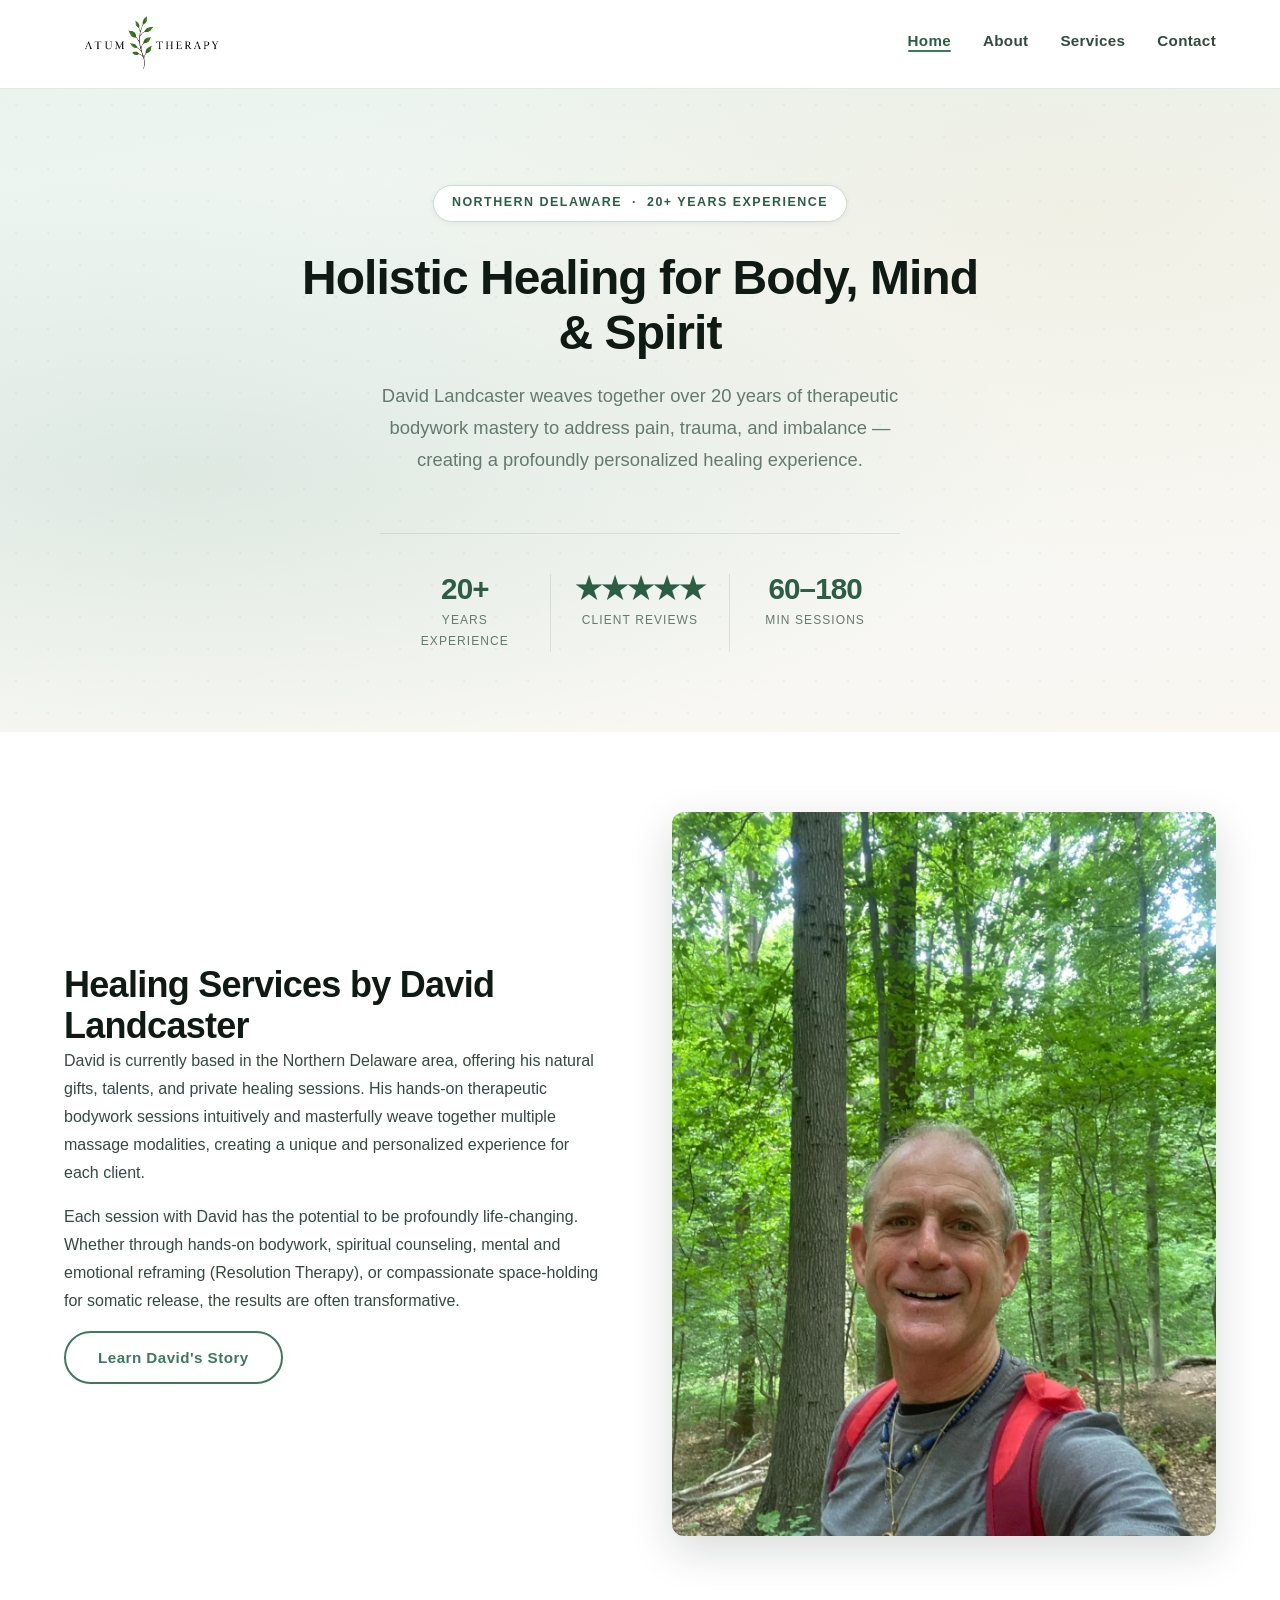
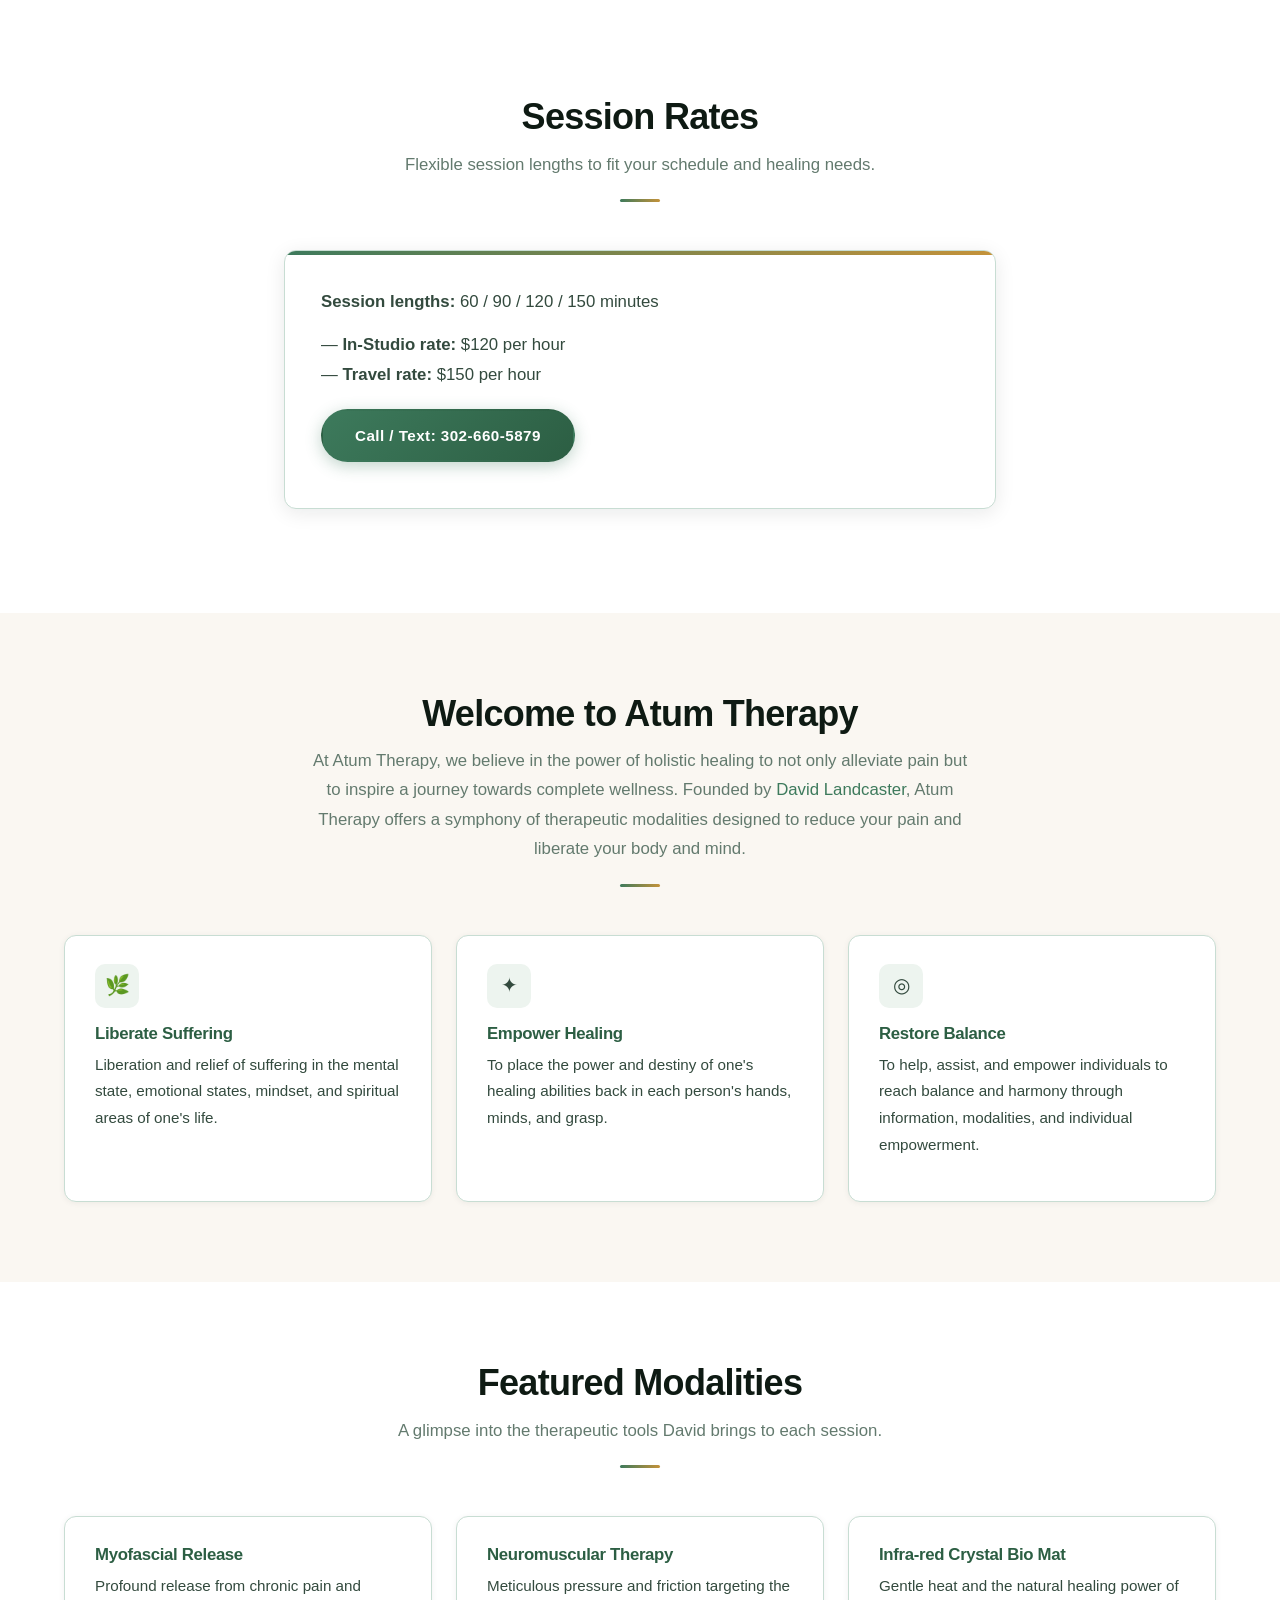
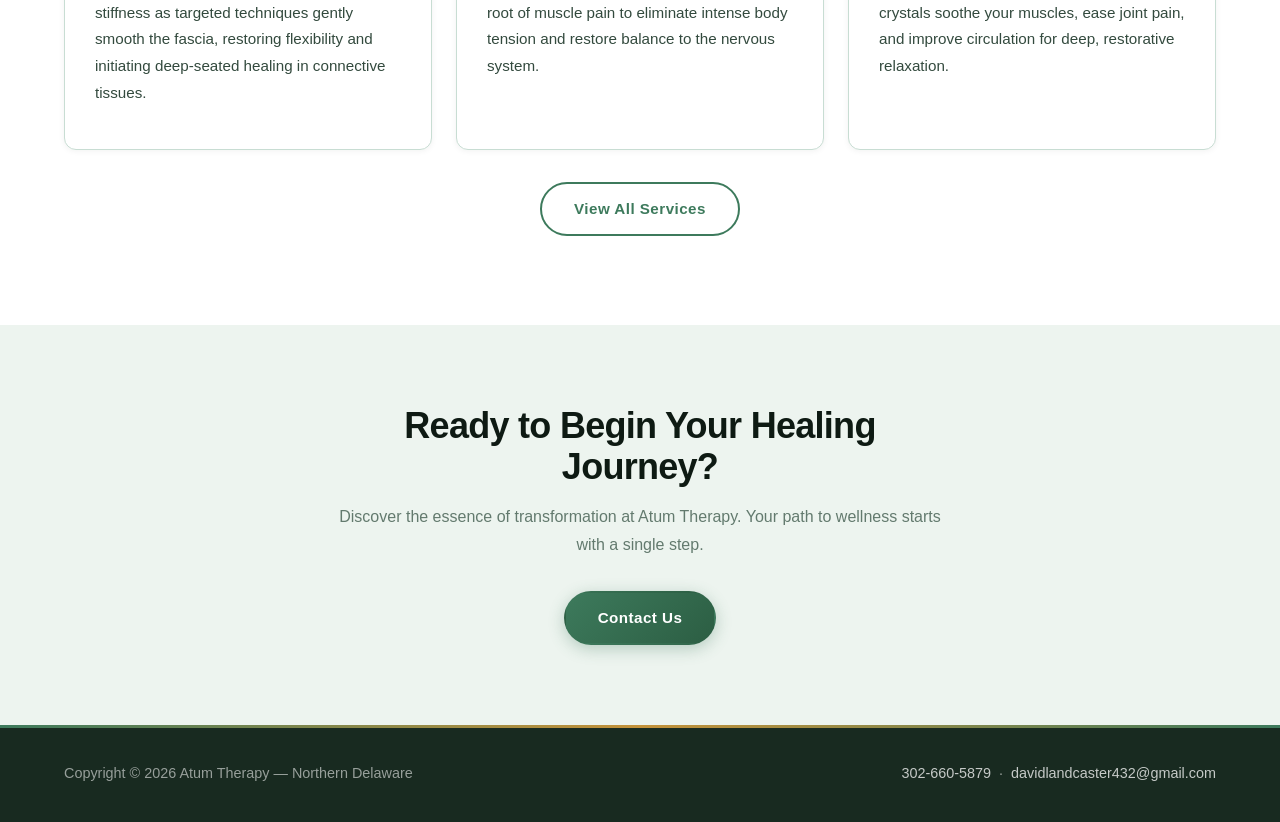
<file: index.html>
<!doctype html>
<html lang="en">
  <head>
    <meta charset="UTF-8" />
    <meta name="viewport" content="width=device-width, initial-scale=1.0" />
    <title>
      Massage Therapy & Holistic Healing in Northern Delaware | Atum Therapy
    </title>
    <meta
      name="description"
      content="Atum Therapy offers holistic healing sessions by David Landcaster in Northern Delaware. Specializing in massage, acupressure, myofascial release, and more."
    />
    <link rel="stylesheet" href="styles.css?v=2" />
  </head>
  <body>
    <!-- ===== HEADER ===== -->
    <header class="site-header">
      <div class="container">
        <div class="header-inner">
          <a href="index.html" class="logo">
            <img src="images/Atumlogo-v2.png" alt="Atum Therapy" />
          </a>
          <button
            class="menu-toggle"
            aria-label="Toggle menu"
            aria-expanded="false"
          >
            <span></span><span></span><span></span>
          </button>
          <ul class="nav-links">
            <li><a href="index.html" class="active">Home</a></li>
            <li><a href="about.html">About</a></li>
            <li><a href="services.html">Services</a></li>
            <li><a href="contact.html">Contact</a></li>
          </ul>
        </div>
      </div>
    </header>

    <!-- ===== HERO ===== -->
    <section class="hero">
      <div class="container">
        <div class="hero-badge">
          Northern Delaware &nbsp;·&nbsp; 20+ Years Experience
        </div>
        <h1>Holistic Healing for Body, Mind &amp; Spirit</h1>
        <p>
          David Landcaster weaves together over 20 years of therapeutic bodywork
          mastery to address pain, trauma, and imbalance — creating a profoundly
          personalized healing experience.
        </p>
        <div class="hero-stats">
          <div class="hero-stat">
            <strong>20+</strong>
            <span>Years Experience</span>
          </div>
          <div class="hero-stat">
            <strong>★★★★★</strong>
            <span>Client Reviews</span>
          </div>
          <div class="hero-stat">
            <strong>60–180</strong>
            <span>Min Sessions</span>
          </div>
        </div>
      </div>
    </section>

    <!-- ===== ABOUT DAVID ===== -->
    <section>
      <div class="container">
        <div class="two-col">
          <div>
            <h2>Healing Services by David Landcaster</h2>
            <p>
              David is currently based in the Northern Delaware area, offering
              his natural gifts, talents, and private healing sessions. His
              hands-on therapeutic bodywork sessions intuitively and masterfully
              weave together multiple massage modalities, creating a unique and
              personalized experience for each client.
            </p>
            <p>
              Each session with David has the potential to be profoundly
              life-changing. Whether through hands-on bodywork, spiritual
              counseling, mental and emotional reframing (Resolution Therapy),
              or compassionate space-holding for somatic release, the results
              are often transformative.
            </p>
            <div
              class="btn-group"
              style="justify-content: flex-start; margin-top: 0.5rem"
            >
              <a href="about.html" class="btn btn-outline"
                >Learn David's Story</a
              >
            </div>
          </div>
          <div>
            <img
              src="images/davidforest.webp"
              alt="David Landcaster — Atum Therapy"
            />
          </div>
        </div>
      </div>
    </section>

    <!-- ===== SESSION RATES ===== -->
    <section>
      <div class="container" style="max-width: 760px">
        <div class="section-header">
          <h2>Session Rates</h2>
          <p>
            Flexible session lengths to fit your schedule and healing needs.
          </p>
        </div>
        <div class="pricing-box">
          <p><strong>Session lengths:</strong> 60 / 90 / 120 / 150 minutes</p>
          <p style="margin-top: 0.85rem">
            &mdash; <strong>In-Studio rate:</strong> $120 per hour<br />
            &mdash; <strong>Travel rate:</strong> $150 per hour
          </p>
          <p style="margin-top: 1.25rem">
            <a href="tel:3026605879" class="btn btn-primary"
              >Call / Text: 302-660-5879</a
            >
          </p>
        </div>
      </div>
    </section>

    <!-- ===== MISSION ===== -->
    <section class="section-alt">
      <div class="container">
        <div class="section-header">
          <h2>Welcome to Atum Therapy</h2>
          <p>
            At Atum Therapy, we believe in the power of holistic healing to not
            only alleviate pain but to inspire a journey towards complete
            wellness. Founded by <a href="about.html">David Landcaster</a>, Atum
            Therapy offers a symphony of therapeutic modalities designed to
            reduce your pain and liberate your body and mind.
          </p>
        </div>
        <div class="cards-grid">
          <div class="card">
            <div class="card-icon">🌿</div>
            <h3>Liberate Suffering</h3>
            <p>
              Liberation and relief of suffering in the mental state, emotional
              states, mindset, and spiritual areas of one's life.
            </p>
          </div>
          <div class="card">
            <div class="card-icon">✦</div>
            <h3>Empower Healing</h3>
            <p>
              To place the power and destiny of one's healing abilities back in
              each person's hands, minds, and grasp.
            </p>
          </div>
          <div class="card">
            <div class="card-icon">◎</div>
            <h3>Restore Balance</h3>
            <p>
              To help, assist, and empower individuals to reach balance and
              harmony through information, modalities, and individual
              empowerment.
            </p>
          </div>
        </div>
      </div>
    </section>

    <!-- ===== FEATURED SERVICES ===== -->
    <section>
      <div class="container">
        <div class="section-header">
          <h2>Featured Modalities</h2>
          <p>
            A glimpse into the therapeutic tools David brings to each session.
          </p>
        </div>
        <div class="cards-grid">
          <div class="card">
            <h3>Myofascial Release</h3>
            <p>
              Profound release from chronic pain and stiffness as targeted
              techniques gently smooth the fascia, restoring flexibility and
              initiating deep-seated healing in connective tissues.
            </p>
          </div>
          <div class="card">
            <h3>Neuromuscular Therapy</h3>
            <p>
              Meticulous pressure and friction targeting the root of muscle pain
              to eliminate intense body tension and restore balance to the
              nervous system.
            </p>
          </div>
          <div class="card">
            <h3>Infra-red Crystal Bio Mat</h3>
            <p>
              Gentle heat and the natural healing power of crystals soothe your
              muscles, ease joint pain, and improve circulation for deep,
              restorative relaxation.
            </p>
          </div>
        </div>
        <div class="text-center mt-2">
          <a href="services.html" class="btn btn-outline">View All Services</a>
        </div>
      </div>
    </section>

    <!-- ===== CTA ===== -->
    <section class="section-sage">
      <div class="container text-center" style="max-width: 680px">
        <h2>Ready to Begin Your Healing Journey?</h2>
        <p style="margin-top: 1rem; color: var(--color-muted)">
          Discover the essence of transformation at Atum Therapy. Your path to
          wellness starts with a single step.
        </p>
        <div class="btn-group mt-2">
          <a href="contact.html" class="btn btn-primary">Contact Us</a>
        </div>
      </div>
    </section>

    <!-- ===== FOOTER ===== -->
    <footer class="site-footer">
      <div class="container">
        <div class="footer-inner">
          <p>Copyright &copy; 2026 Atum Therapy — Northern Delaware</p>
          <p>
            <a href="tel:3026605879">302-660-5879</a>
            &nbsp;&middot;&nbsp;
            <a href="mailto:davidlandcaster432@gmail.com"
              >davidlandcaster432@gmail.com</a
            >
          </p>
        </div>
      </div>
    </footer>

    <!-- Sticky mobile CTA -->
    <a href="contact.html" class="sticky-cta">Contact Us</a>

    <script>
      const toggle = document.querySelector(".menu-toggle");
      const navLinks = document.querySelector(".nav-links");
      toggle.addEventListener("click", () => {
        const open = navLinks.classList.toggle("open");
        toggle.setAttribute("aria-expanded", open);
      });
    </script>
  </body>
</html>
</file>
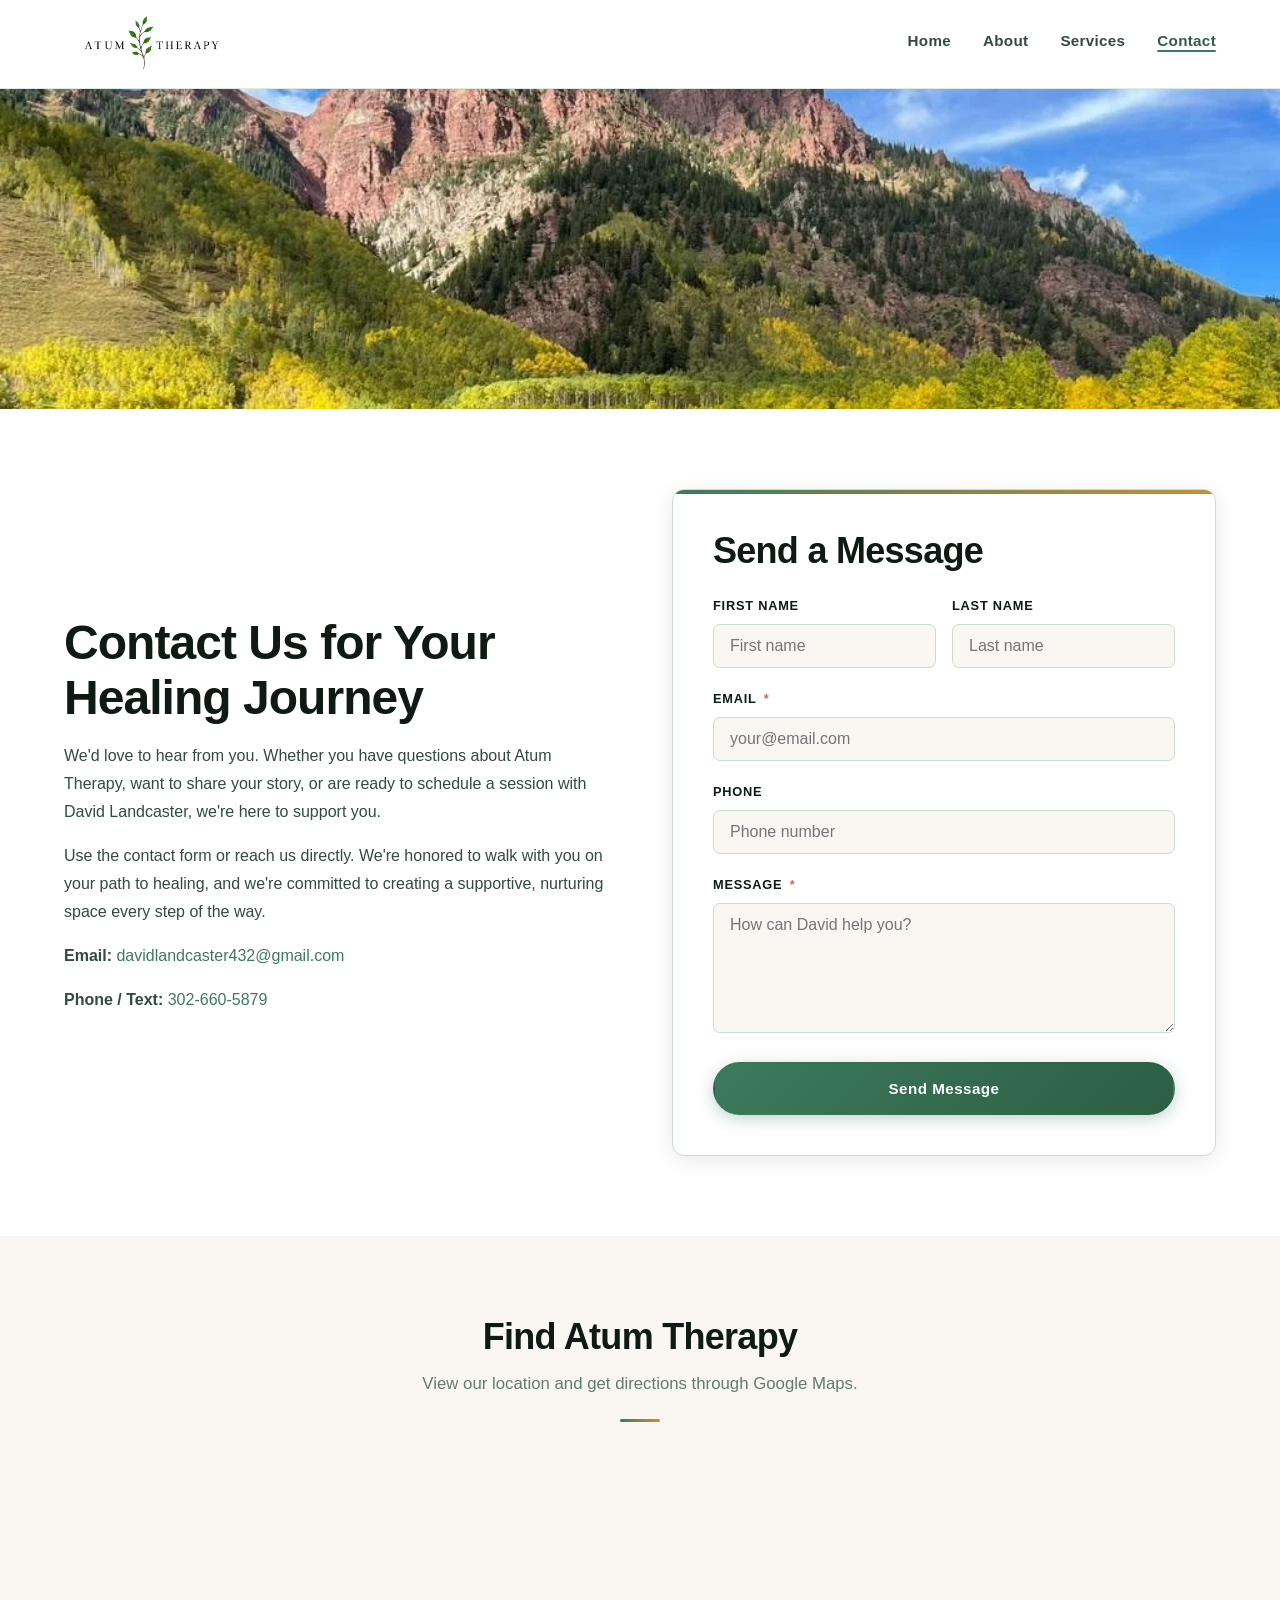
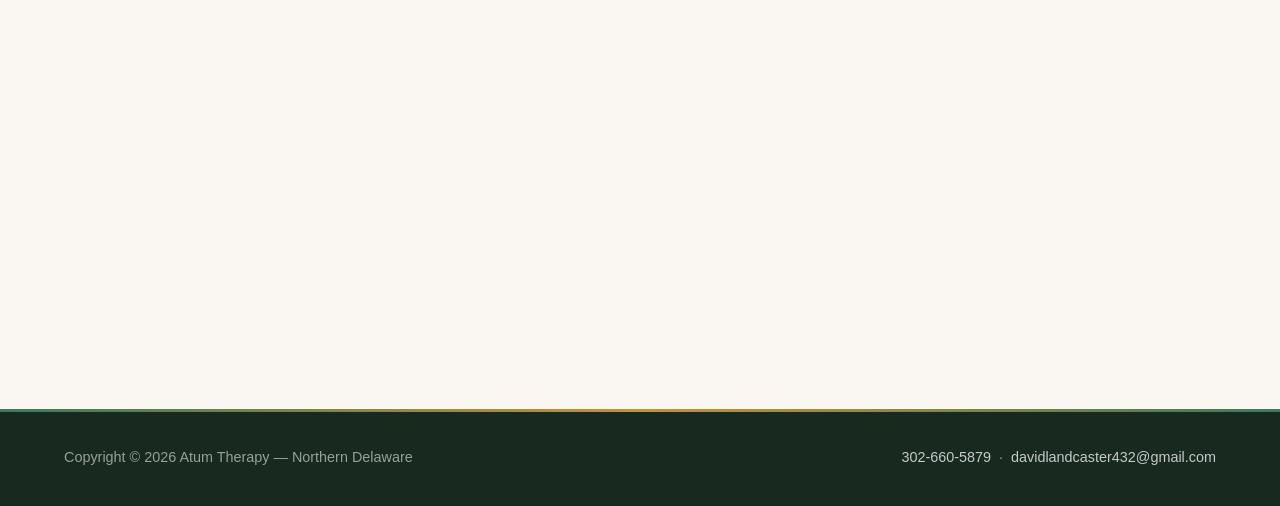
<file: contact.html>
<!doctype html>
<html lang="en">
  <head>
    <meta charset="UTF-8" />
    <meta name="viewport" content="width=device-width, initial-scale=1.0" />
    <title>Contact — Atum Therapy</title>
    <meta
      name="description"
      content="Get in touch with Atum Therapy. Schedule a session with David Landcaster or ask us anything about Atum THERAPY."
    />
    <link rel="stylesheet" href="styles.css?v=2" />
  </head>
  <body>
    <!-- ===== HEADER ===== -->
    <header class="site-header">
      <div class="container">
        <div class="header-inner">
          <a href="index.html" class="logo">
            <img src="images/Atumlogo-v2.png" alt="Atum Therapy" />
          </a>
          <button
            class="menu-toggle"
            aria-label="Toggle menu"
            aria-expanded="false"
          >
            <span></span><span></span><span></span>
          </button>
          <ul class="nav-links">
            <li><a href="index.html">Home</a></li>
            <li><a href="about.html">About</a></li>
            <li><a href="services.html">Services</a></li>
            <li><a href="contact.html" class="active">Contact</a></li>
          </ul>
        </div>
      </div>
    </header>

    <!-- ===== BANNER ===== -->
    <img
      class="page-banner"
      src="images/mountains.webp"
      alt="Mountain landscape banner"
    />

    <!-- ===== CONTACT SECTION ===== -->
    <section>
      <div class="container">
        <div class="two-col">
          <!-- Left: Info -->
          <div>
            <h1>Contact Us for Your Healing Journey</h1>
            <p style="margin-top: 1rem">
              We'd love to hear from you. Whether you have questions about Atum
              Therapy, want to share your story, or are ready to schedule a
              session with David Landcaster, we're here to support you.
            </p>
            <p>
              Use the contact form or reach us directly. We're honored to walk
              with you on your path to healing, and we're committed to creating
              a supportive, nurturing space every step of the way.
            </p>
            <p>
              <strong>Email:</strong>
              <a href="mailto:davidlandcaster432@gmail.com"
                >davidlandcaster432@gmail.com</a
              >
            </p>
            <p>
              <strong>Phone / Text:</strong>
              <a href="tel:3026605879">302-660-5879</a>
            </p>
          </div>

          <!-- Right: Form -->
          <div>
            <div class="contact-form">
              <h2 style="margin-bottom: 1.5rem">Send a Message</h2>
              <form
                id="contactForm"
                name="contact"
                method="POST"
                data-netlify="true"
                data-netlify-honeypot="bot-field"
                novalidate
              >
                <input type="hidden" name="form-name" value="contact" />
                <p style="position: absolute; left: -9999px" aria-hidden="true">
                  <label>
                    Don't fill this out if you're human:
                    <input name="bot-field" tabindex="-1" autocomplete="off" />
                  </label>
                </p>
                <div class="form-row">
                  <div class="form-group">
                    <label for="firstName">First Name</label>
                    <input
                      type="text"
                      id="firstName"
                      name="first_name"
                      placeholder="First name"
                    />
                  </div>
                  <div class="form-group">
                    <label for="lastName">Last Name</label>
                    <input
                      type="text"
                      id="lastName"
                      name="last_name"
                      placeholder="Last name"
                    />
                  </div>
                </div>

                <div class="form-group">
                  <label for="email"
                    >Email
                    <span class="required-star" aria-hidden="true"
                      >*</span
                    ></label
                  >
                  <input
                    type="email"
                    id="email"
                    name="email"
                    placeholder="your@email.com"
                    required
                  />
                </div>

                <div class="form-group">
                  <label for="phone">Phone</label>
                  <input
                    type="tel"
                    id="phone"
                    name="phone"
                    placeholder="Phone number"
                  />
                </div>

                <div class="form-group">
                  <label for="message"
                    >Message
                    <span class="required-star" aria-hidden="true"
                      >*</span
                    ></label
                  >
                  <textarea
                    id="message"
                    name="message"
                    placeholder="How can David help you?"
                    rows="5"
                    required
                  ></textarea>
                </div>

                <button
                  type="submit"
                  class="btn btn-primary"
                  style="width: 100%"
                >
                  Send Message
                </button>

                <p
                  id="formError"
                  style="
                    display: none;
                    margin-top: 1rem;
                    color: #b04030;
                    font-weight: 500;
                    background: #fff5f3;
                    padding: 0.75rem 1rem;
                    border-radius: var(--radius-sm);
                    border: 1px solid #f0c0b0;
                  "
                >
                  Please fill in all required fields.
                </p>
              </form>
            </div>
          </div>
        </div>
      </div>
    </section>

    <!-- ===== LOCATION ===== -->
    <section class="section-alt">
      <div class="container" style="max-width: 900px">
        <div class="section-header">
          <h2>Find Atum Therapy</h2>
          <p>View our location and get directions through Google Maps.</p>
        </div>

        <iframe
          src="https://www.google.com/maps/embed?pb=!1m18!1m12!1m3!1d6134.586172573523!2d-75.5942621!3d39.75552750000001!2m3!1f0!2f0!3f0!3m2!1i1024!2i768!4f13.1!3m3!1m2!1s0x89c6fd99e9d4fa25%3A0xd9b01efe6782aa7b!2sAtum%20Massage%20Therapy!5e0!3m2!1sen!2sus!4v1779999612075!5m2!1sen!2sus"
          width="100%"
          height="450"
          style="border: 0; border-radius: 16px"
          allowfullscreen=""
          loading="lazy"
          referrerpolicy="no-referrer-when-downgrade"
        >
        </iframe>
      </div>
    </section>

    <!-- ===== FOOTER ===== -->
    <footer class="site-footer">
      <div class="container">
        <div class="footer-inner">
          <p>Copyright &copy; 2026 Atum Therapy — Northern Delaware</p>
          <p>
            <a href="tel:3026605879">302-660-5879</a>
            &nbsp;&middot;&nbsp;
            <a href="mailto:davidlandcaster432@gmail.com"
              >davidlandcaster432@gmail.com</a
            >
          </p>
        </div>
      </div>
    </footer>

    <!-- ===== THANK YOU MODAL ===== -->
    <div
      class="modal-overlay"
      id="thankYouModal"
      role="dialog"
      aria-modal="true"
      aria-labelledby="thankYouTitle"
    >
      <div class="modal-box">
        <button class="modal-close" id="modalClose" aria-label="Close">
          &times;
        </button>
        <div class="modal-icon">🌿</div>
        <h3 id="thankYouTitle">Request Received</h3>
        <p>
          Thank you for reaching out. Your message has been received, and
          we'll be in touch soon to support your healing journey.
        </p>
        <button class="btn btn-primary" id="modalOkBtn">Close</button>
      </div>
    </div>

    <script>
      const toggle = document.querySelector(".menu-toggle");
      const navLinks = document.querySelector(".nav-links");
      toggle.addEventListener("click", () => {
        const open = navLinks.classList.toggle("open");
        toggle.setAttribute("aria-expanded", open);
      });

      const thankYouModal = document.getElementById("thankYouModal");
      const closeThankYouModal = () =>
        thankYouModal.classList.remove("open");
      document
        .getElementById("modalClose")
        .addEventListener("click", closeThankYouModal);
      document
        .getElementById("modalOkBtn")
        .addEventListener("click", closeThankYouModal);
      thankYouModal.addEventListener("click", (e) => {
        if (e.target === thankYouModal) closeThankYouModal();
      });
      document.addEventListener("keydown", (e) => {
        if (e.key === "Escape") closeThankYouModal();
      });

      document
        .getElementById("contactForm")
        .addEventListener("submit", function (e) {
          e.preventDefault();
          const form = this;
          const email = document.getElementById("email").value.trim();
          const message = document.getElementById("message").value.trim();
          const error = document.getElementById("formError");
          error.style.display = "none";
          if (!email || !message) {
            error.textContent = "Please fill in all required fields.";
            error.style.display = "block";
            return;
          }

          fetch("/", {
            method: "POST",
            headers: { "Content-Type": "application/x-www-form-urlencoded" },
            body: new URLSearchParams(new FormData(form)).toString(),
          })
            .then(() => {
              form.reset();
              thankYouModal.classList.add("open");
            })
            .catch(() => {
              error.textContent =
                "Something went wrong sending your message. Please call or text us directly.";
              error.style.display = "block";
            });
        });
    </script>
  </body>
</html>
</file>
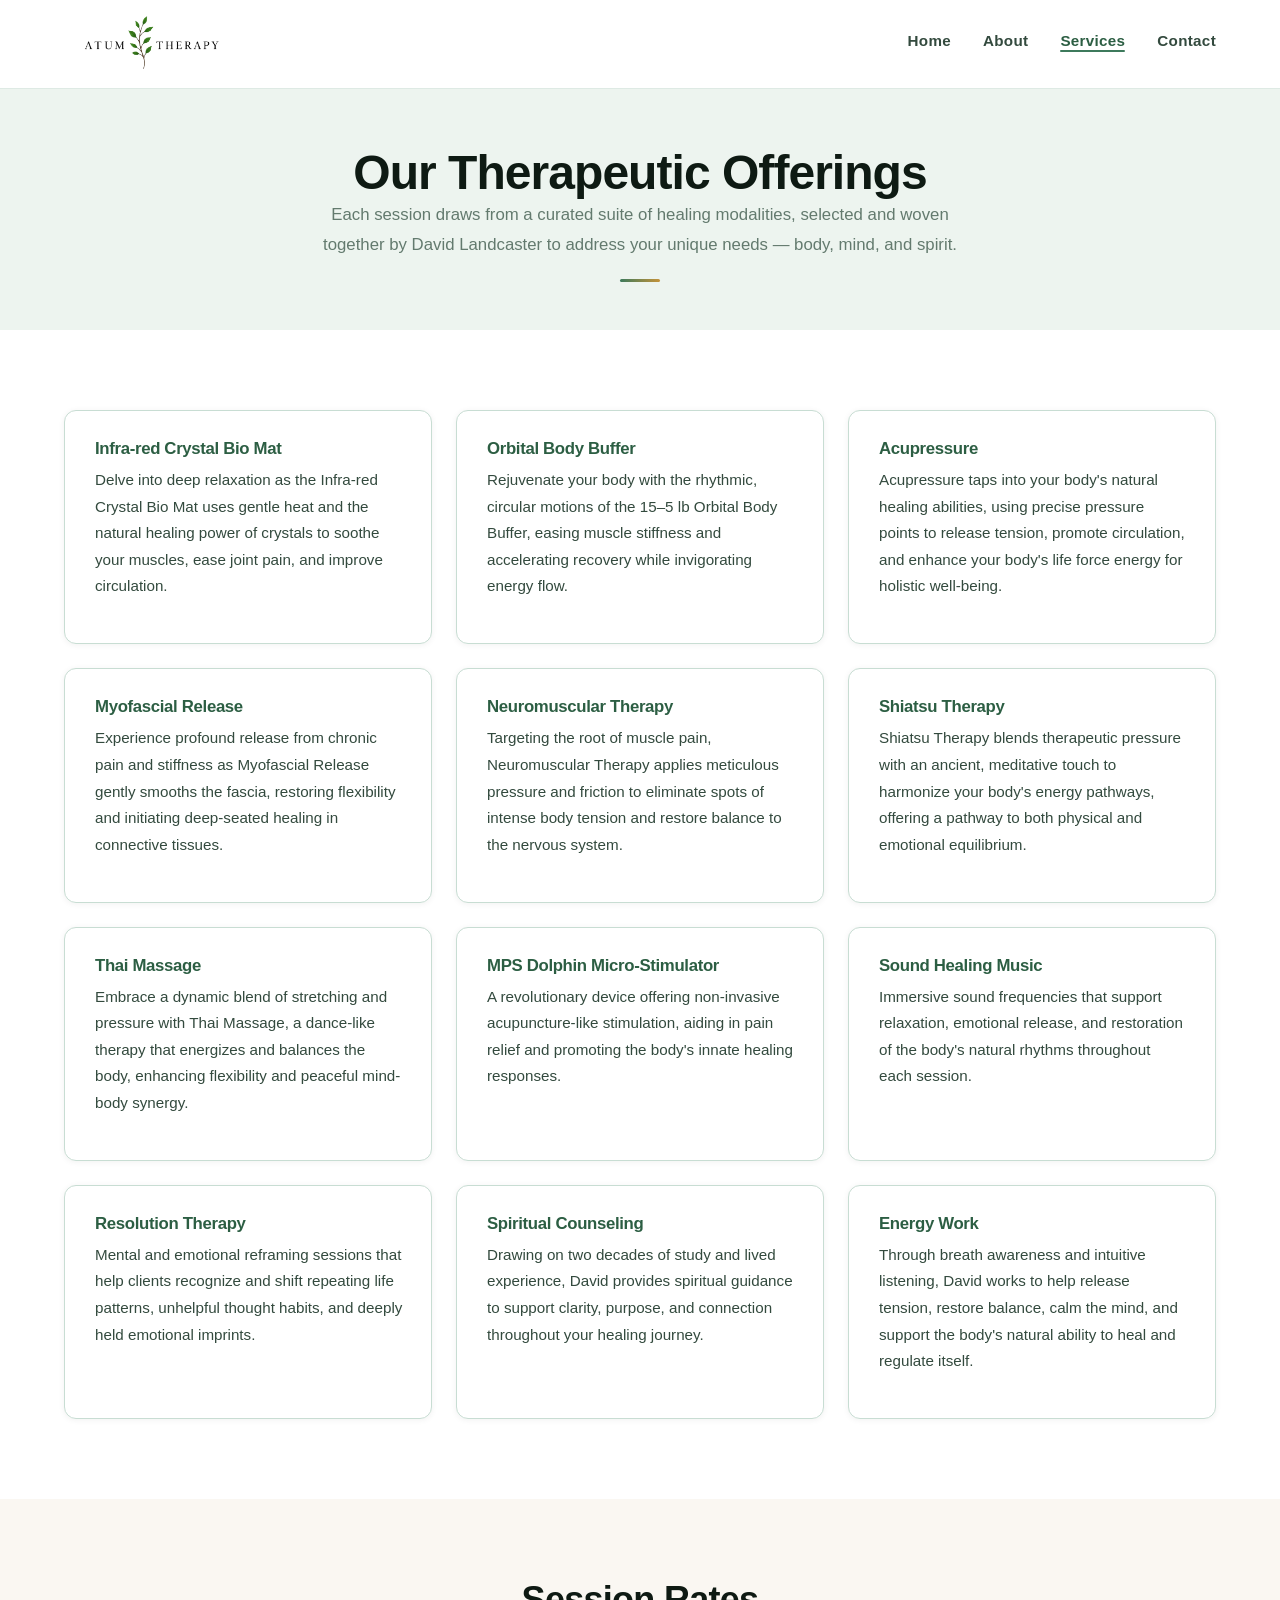
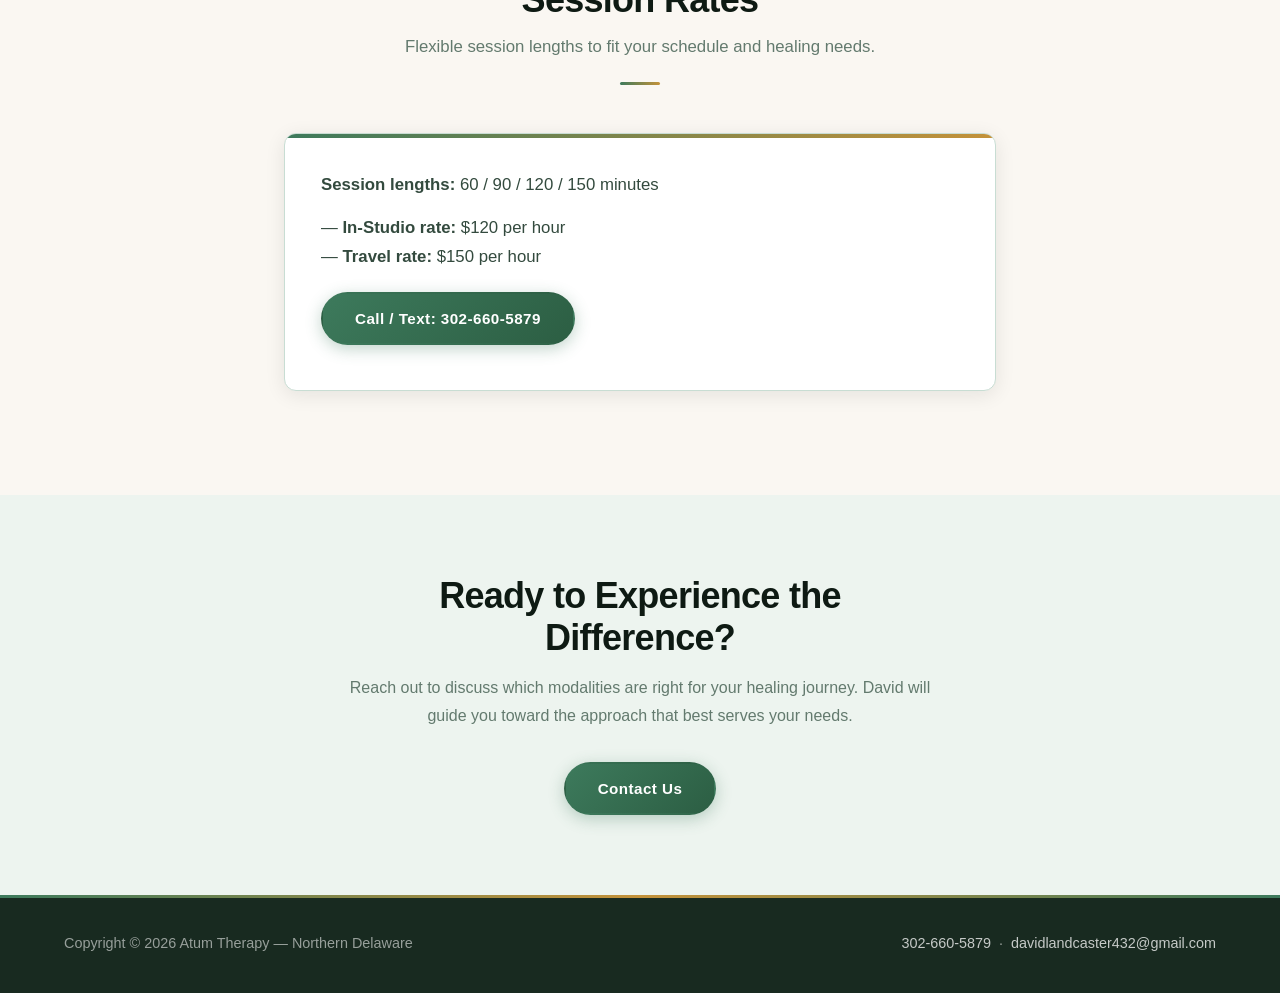
<file: services.html>
<!doctype html>
<html lang="en">
  <head>
    <meta charset="UTF-8" />
    <meta name="viewport" content="width=device-width, initial-scale=1.0" />
    <title>Services — Atum Therapy</title>
    <meta
      name="description"
      content="Explore the full suite of therapeutic healing modalities offered by David Landcaster at Atum Therapy — from myofascial release and acupuncture to sound healing and somatic release."
    />
    <link rel="stylesheet" href="styles.css?v=2" />
  </head>
  <body>
    <!-- ===== HEADER ===== -->
    <header class="site-header">
      <div class="container">
        <div class="header-inner">
          <a href="index.html" class="logo">
            <img src="images/Atumlogo-v2.png" alt="Atum Therapy" />
          </a>
          <button
            class="menu-toggle"
            aria-label="Toggle menu"
            aria-expanded="false"
          >
            <span></span><span></span><span></span>
          </button>
          <ul class="nav-links">
            <li><a href="index.html">Home</a></li>
            <li><a href="about.html">About</a></li>
            <li><a href="services.html" class="active">Services</a></li>
            <li><a href="contact.html">Contact</a></li>
          </ul>
        </div>
      </div>
    </header>

    <!-- ===== PAGE HEADER ===== -->
    <section class="section-sage" style="padding: 3.5rem 0 3rem">
      <div class="container">
        <div class="section-header" style="margin-bottom: 0">
          <h1>Our Therapeutic Offerings</h1>
          <p>
            Each session draws from a curated suite of healing modalities,
            selected and woven together by David Landcaster to address your
            unique needs — body, mind, and spirit.
          </p>
        </div>
      </div>
    </section>

    <!-- ===== ALL SERVICES ===== -->
    <section>
      <div class="container">
        <div class="cards-grid">
          <div class="card">
            <h3>Infra-red Crystal Bio Mat</h3>
            <p>
              Delve into deep relaxation as the Infra-red Crystal Bio Mat uses
              gentle heat and the natural healing power of crystals to soothe
              your muscles, ease joint pain, and improve circulation.
            </p>
          </div>
          <div class="card">
            <h3>Orbital Body Buffer</h3>
            <p>
              Rejuvenate your body with the rhythmic, circular motions of the
              15–5 lb Orbital Body Buffer, easing muscle stiffness and
              accelerating recovery while invigorating energy flow.
            </p>
          </div>
          <div class="card">
            <h3>Acupressure</h3>
            <p>
              Acupressure taps into your body's natural healing abilities, using
              precise pressure points to release tension, promote circulation,
              and enhance your body's life force energy for holistic well-being.
            </p>
          </div>
          <div class="card">
            <h3>Myofascial Release</h3>
            <p>
              Experience profound release from chronic pain and stiffness as
              Myofascial Release gently smooths the fascia, restoring
              flexibility and initiating deep-seated healing in connective
              tissues.
            </p>
          </div>
          <div class="card">
            <h3>Neuromuscular Therapy</h3>
            <p>
              Targeting the root of muscle pain, Neuromuscular Therapy applies
              meticulous pressure and friction to eliminate spots of intense
              body tension and restore balance to the nervous system.
            </p>
          </div>
          <div class="card">
            <h3>Shiatsu Therapy</h3>
            <p>
              Shiatsu Therapy blends therapeutic pressure with an ancient,
              meditative touch to harmonize your body's energy pathways,
              offering a pathway to both physical and emotional equilibrium.
            </p>
          </div>
          <div class="card">
            <h3>Thai Massage</h3>
            <p>
              Embrace a dynamic blend of stretching and pressure with Thai
              Massage, a dance-like therapy that energizes and balances the
              body, enhancing flexibility and peaceful mind-body synergy.
            </p>
          </div>
          <div class="card">
            <h3>MPS Dolphin Micro-Stimulator</h3>
            <p>
              A revolutionary device offering non-invasive acupuncture-like
              stimulation, aiding in pain relief and promoting the body's innate
              healing responses.
            </p>
          </div>
          <div class="card">
            <h3>Sound Healing Music</h3>
            <p>
              Immersive sound frequencies that support relaxation, emotional
              release, and restoration of the body's natural rhythms throughout
              each session.
            </p>
          </div>
          <div class="card">
            <h3>Resolution Therapy</h3>
            <p>
              Mental and emotional reframing sessions that help clients
              recognize and shift repeating life patterns, unhelpful thought
              habits, and deeply held emotional imprints.
            </p>
          </div>
          <div class="card">
            <h3>Spiritual Counseling</h3>
            <p>
              Drawing on two decades of study and lived experience, David
              provides spiritual guidance to support clarity, purpose, and
              connection throughout your healing journey.
            </p>
          </div>
          <div class="card">
            <h3>Energy Work</h3>
            <p>
              Through breath awareness and intuitive listening, David works to
              help release tension, restore balance, calm the mind, and support
              the body's natural ability to heal and regulate itself.
            </p>
          </div>
        </div>
      </div>
    </section>

    <!-- ===== SESSION RATES ===== -->
    <section class="section-alt">
      <div class="container" style="max-width: 760px">
        <div class="section-header">
          <h2>Session Rates</h2>
          <p>
            Flexible session lengths to fit your schedule and healing needs.
          </p>
        </div>
        <div class="pricing-box">
          <p><strong>Session lengths:</strong> 60 / 90 / 120 / 150 minutes</p>
          <p style="margin-top: 0.85rem">
            &mdash; <strong>In-Studio rate:</strong> $120 per hour<br />
            &mdash; <strong>Travel rate:</strong> $150 per hour
          </p>
          <p style="margin-top: 1.25rem">
            <a href="tel:3026605879" class="btn btn-primary"
              >Call / Text: 302-660-5879</a
            >
          </p>
        </div>
      </div>
    </section>

    <!-- ===== CTA ===== -->
    <section class="section-sage">
      <div class="container text-center" style="max-width: 640px">
        <h2>Ready to Experience the Difference?</h2>
        <p style="margin-top: 1rem; color: var(--color-muted)">
          Reach out to discuss which modalities are right for your healing
          journey. David will guide you toward the approach that best serves
          your needs.
        </p>
        <div class="btn-group mt-2">
          <a href="contact.html" class="btn btn-primary">Contact Us</a>
        </div>
      </div>
    </section>

    <!-- ===== FOOTER ===== -->
    <footer class="site-footer">
      <div class="container">
        <div class="footer-inner">
          <p>Copyright &copy; 2026 Atum Therapy — Northern Delaware</p>
          <p>
            <a href="tel:3026605879">302-660-5879</a>
            &nbsp;&middot;&nbsp;
            <a href="mailto:davidlandcaster432@gmail.com"
              >davidlandcaster432@gmail.com</a
            >
          </p>
        </div>
      </div>
    </footer>

    <!-- Sticky mobile CTA -->
    <a href="contact.html" class="sticky-cta">Contact Us</a>

    <script>
      const toggle = document.querySelector(".menu-toggle");
      const navLinks = document.querySelector(".nav-links");
      toggle.addEventListener("click", () => {
        const open = navLinks.classList.toggle("open");
        toggle.setAttribute("aria-expanded", open);
      });
    </script>
  </body>
</html>
</file>
<file: styles.css>
/* ===== Atum Therapy — Modern Styles ===== */

:root {
  --color-primary: #3d7a5c;
  --color-primary-dark: #2c5e43;
  --color-primary-light: #5a9478;
  --color-accent: #c4923a;
  --color-accent-dark: #a87830;
  --color-heading: #0e1a13;
  --color-text: #334a3e;
  --color-muted: #637a6e;
  --color-bg-warm: #faf7f2;
  --color-bg-light: #edf4ef;
  --color-bg-sage: #dfeae3;
  --color-white: #ffffff;
  --color-border: #c8ddd3;
  --color-dark: #182a20;
  --max-width: 1200px;
  --radius: 12px;
  --radius-sm: 7px;
  --shadow-sm: 0 1px 6px rgba(14,26,19,0.06);
  --shadow: 0 4px 20px rgba(14,26,19,0.09);
  --shadow-hover: 0 14px 44px rgba(14,26,19,0.16);
  --transition: 0.25s cubic-bezier(0.4, 0, 0.2, 1);
  --font: -apple-system, BlinkMacSystemFont, 'Segoe UI', Roboto, sans-serif;
  --font-serif: Georgia, 'Times New Roman', serif;
}

*, *::before, *::after { box-sizing: border-box; margin: 0; padding: 0; }

html { font-size: 100%; scroll-behavior: smooth; }

body {
  font-family: var(--font);
  font-size: 1rem;
  line-height: 1.75;
  color: var(--color-text);
  background: var(--color-white);
}

a { color: var(--color-primary); text-decoration: none; }
a:hover { color: var(--color-primary-dark); }

img { max-width: 100%; height: auto; display: block; }

h1, h2, h3, h4, h5, h6 {
  color: var(--color-heading);
  font-weight: 700;
  line-height: 1.15;
  letter-spacing: -0.02em;
}

h1 { font-size: clamp(2rem, 4.5vw, 3rem); }
h2 { font-size: clamp(1.55rem, 3.2vw, 2.25rem); }
h3 { font-size: clamp(1.1rem, 2.5vw, 1.4rem); }
h4 { font-size: 1.15rem; }

p { margin-bottom: 1em; }
ul, ol { margin: 0 0 1em 1.5em; }
li { margin-bottom: 0.4em; }

/* ===== LAYOUT ===== */

.container {
  width: 100%;
  max-width: var(--max-width);
  margin: 0 auto;
  padding: 0 1.5rem;
}

section { padding: 5rem 0; }

/* ===== HEADER / NAV ===== */

.site-header {
  background: rgba(255,255,255,0.92);
  border-bottom: 1px solid rgba(200,221,211,0.6);
  position: sticky;
  top: 0;
  z-index: 100;
  backdrop-filter: blur(12px);
  -webkit-backdrop-filter: blur(12px);
}

.header-inner {
  display: flex;
  align-items: center;
  justify-content: space-between;
  height: 88px;
}

.logo img { height: 96px; width: auto; }

.nav-links {
  display: flex;
  list-style: none;
  margin: 0;
  gap: 2rem;
  align-items: center;
}

.nav-links a {
  font-weight: 600;
  font-size: 0.95rem;
  color: var(--color-text);
  letter-spacing: 0.02em;
  position: relative;
  padding-bottom: 3px;
}

.nav-links a::after {
  content: '';
  position: absolute;
  bottom: 0;
  left: 0;
  right: 0;
  height: 2px;
  background: var(--color-primary);
  border-radius: 1px;
  transform: scaleX(0);
  transform-origin: center;
  transition: transform var(--transition);
}

.nav-links a:hover,
.nav-links a.active { color: var(--color-primary-dark); }

.nav-links a:hover::after,
.nav-links a.active::after { transform: scaleX(1); }

/* Hamburger */
.menu-toggle {
  display: none;
  flex-direction: column;
  gap: 5px;
  cursor: pointer;
  background: none;
  border: none;
  padding: 8px;
  min-width: 44px;
  min-height: 44px;
  align-items: center;
  justify-content: center;
}

.menu-toggle span {
  display: block;
  width: 24px;
  height: 2px;
  background: var(--color-heading);
  border-radius: 2px;
  transition: transform var(--transition), opacity var(--transition);
}

/* ===== BUTTONS ===== */

.btn {
  display: inline-block;
  padding: 14px 32px;
  border-radius: 50px;
  font-weight: 600;
  font-size: 0.95rem;
  cursor: pointer;
  text-align: center;
  transition: all var(--transition);
  border: 2px solid transparent;
  letter-spacing: 0.03em;
  min-height: 48px;
  line-height: 1.4;
  position: relative;
  overflow: hidden;
}

/* Shimmer sweep on hover */
.btn::after {
  content: '';
  position: absolute;
  top: 0;
  left: -100%;
  width: 60%;
  height: 100%;
  background: linear-gradient(90deg, transparent, rgba(255,255,255,0.18), transparent);
  transition: left 0.45s ease;
  pointer-events: none;
}
.btn:hover::after { left: 160%; }

.btn-primary {
  background: linear-gradient(135deg, var(--color-primary) 0%, var(--color-primary-dark) 100%);
  color: var(--color-white);
  border-color: transparent;
  box-shadow: 0 4px 16px rgba(61,122,92,0.32);
}
.btn-primary:hover {
  background: linear-gradient(135deg, var(--color-primary-dark) 0%, #1f4530 100%);
  color: var(--color-white);
  box-shadow: 0 8px 24px rgba(61,122,92,0.42);
  transform: translateY(-2px);
}

.btn-outline {
  background: transparent;
  color: var(--color-primary);
  border-color: var(--color-primary);
}
.btn-outline:hover {
  background: var(--color-primary);
  color: var(--color-white);
  transform: translateY(-2px);
  box-shadow: 0 6px 18px rgba(61,122,92,0.28);
}

.btn-accent {
  background: linear-gradient(135deg, var(--color-accent) 0%, var(--color-accent-dark) 100%);
  color: var(--color-white);
  border-color: transparent;
  box-shadow: 0 4px 16px rgba(196,146,58,0.32);
}
.btn-accent:hover {
  background: linear-gradient(135deg, var(--color-accent-dark) 0%, #8c6420 100%);
  color: var(--color-white);
  box-shadow: 0 8px 24px rgba(196,146,58,0.42);
  transform: translateY(-2px);
}

.btn-group {
  display: flex;
  gap: 1rem;
  justify-content: center;
  flex-wrap: wrap;
}

/* ===== HERO ===== */

.hero {
  background:
    radial-gradient(ellipse at 15% 60%, rgba(61,122,92,0.13) 0%, transparent 55%),
    radial-gradient(ellipse at 85% 20%, rgba(196,146,58,0.09) 0%, transparent 50%),
    linear-gradient(170deg, #eaf3ee 0%, #f5f9f6 40%, #faf7f2 100%);
  padding: 6rem 0 5rem;
  text-align: center;
  position: relative;
  overflow: hidden;
}

.hero::before {
  content: '';
  position: absolute;
  inset: 0;
  background-image: radial-gradient(circle, rgba(61,122,92,0.06) 1px, transparent 1px);
  background-size: 32px 32px;
  pointer-events: none;
}

.hero .container { position: relative; }

.hero-badge {
  display: inline-flex;
  align-items: center;
  gap: 0.5rem;
  background: var(--color-white);
  color: var(--color-primary-dark);
  font-size: 0.78rem;
  font-weight: 700;
  letter-spacing: 0.12em;
  text-transform: uppercase;
  padding: 0.4rem 1.1rem;
  border-radius: 50px;
  margin-bottom: 1.75rem;
  border: 1px solid var(--color-border);
  box-shadow: var(--shadow-sm);
}

.hero h1 {
  margin-bottom: 1.25rem;
  color: var(--color-heading);
  max-width: 720px;
  margin-left: auto;
  margin-right: auto;
}

/* Gradient text for hero h1 */
.hero h1 span {
  background: linear-gradient(135deg, var(--color-primary-dark) 0%, var(--color-primary-light) 100%);
  -webkit-background-clip: text;
  -webkit-text-fill-color: transparent;
  background-clip: text;
}

.hero p {
  max-width: 560px;
  margin: 0 auto 2.75rem;
  font-size: 1.15rem;
  color: var(--color-muted);
  line-height: 1.75;
}

.hero-stats {
  display: flex;
  gap: 0;
  justify-content: center;
  margin-top: 3.5rem;
  padding-top: 2.5rem;
  border-top: 1px solid rgba(61,122,92,0.15);
  max-width: 520px;
  margin-left: auto;
  margin-right: auto;
}

.hero-stat {
  flex: 1;
  text-align: center;
  padding: 0 1.5rem;
}

.hero-stat + .hero-stat {
  border-left: 1px solid rgba(61,122,92,0.15);
}

.hero-stat strong {
  display: block;
  font-size: 1.85rem;
  font-weight: 800;
  color: var(--color-primary-dark);
  line-height: 1;
  letter-spacing: -0.03em;
}

.hero-stat span {
  display: block;
  font-size: 0.75rem;
  color: var(--color-muted);
  margin-top: 0.4rem;
  text-transform: uppercase;
  letter-spacing: 0.09em;
  font-weight: 500;
}

/* ===== TWO-COLUMN GRID ===== */

.two-col {
  display: grid;
  grid-template-columns: 1fr 1fr;
  gap: 4rem;
  align-items: center;
}

.two-col.reverse { direction: rtl; }
.two-col.reverse > * { direction: ltr; }

.two-col img {
  border-radius: var(--radius);
  box-shadow: var(--shadow-hover);
  width: 100%;
  object-fit: cover;
  transition: transform 0.45s cubic-bezier(0.25, 0.46, 0.45, 0.94),
              box-shadow 0.45s ease;
}

.two-col img:hover {
  transform: scale(1.025);
  box-shadow: 0 20px 56px rgba(14,26,19,0.2);
}

.tools-list {
    columns: 2;
    gap: 3rem;
}

/* ===== CARDS / GRID ===== */

.cards-grid {
  display: grid;
  grid-template-columns: repeat(auto-fit, minmax(280px, 1fr));
  gap: 1.5rem;
}

.card {
  background: var(--color-white);
  border: 1px solid var(--color-border);
  border-radius: var(--radius);
  padding: 1.75rem 1.75rem 1.75rem 1.875rem;
  box-shadow: var(--shadow-sm);
  transition: transform var(--transition), box-shadow var(--transition);
  position: relative;
  overflow: hidden;
}

/* Animated top accent line */
.card::before {
  content: '';
  position: absolute;
  top: 0;
  left: 0;
  right: 0;
  height: 3px;
  background: linear-gradient(90deg, var(--color-primary), var(--color-accent));
  transform: scaleX(0);
  transform-origin: left center;
  transition: transform var(--transition);
  border-radius: var(--radius) var(--radius) 0 0;
}

.card:hover {
  transform: translateY(-5px);
  box-shadow: var(--shadow-hover);
  border-color: rgba(61,122,92,0.3);
}

.card:hover::before { transform: scaleX(1); }

.card-icon {
  width: 44px;
  height: 44px;
  background: var(--color-bg-light);
  border-radius: 10px;
  display: flex;
  align-items: center;
  justify-content: center;
  margin-bottom: 1rem;
  font-size: 1.25rem;
  transition: background var(--transition);
}

.card:hover .card-icon { background: var(--color-bg-sage); }

.card h3 {
  margin-bottom: 0.55rem;
  font-size: 1.05rem;
  color: var(--color-primary-dark);
  font-weight: 700;
}

.card p { font-size: 0.95rem; color: var(--color-text); }

/* ===== SECTION VARIANTS ===== */

.section-alt { background: var(--color-bg-warm); }
.section-sage { background: var(--color-bg-light); }

.section-header {
  text-align: center;
  max-width: 660px;
  margin: 0 auto 3rem;
}

.section-header h2 { margin-bottom: 0.75rem; }
.section-header p { color: var(--color-muted); font-size: 1.05rem; margin-bottom: 0; line-height: 1.75; }

.section-header::after {
  content: '';
  display: block;
  width: 40px;
  height: 3px;
  background: linear-gradient(90deg, var(--color-primary), var(--color-accent));
  border-radius: 2px;
  margin: 1.25rem auto 0;
  transition: width var(--transition);
}

/* ===== TESTIMONIALS ===== */

.testimonials-grid {
  display: grid;
  grid-template-columns: repeat(auto-fit, minmax(300px, 1fr));
  gap: 1.75rem;
}

.testimonial-card {
  background: var(--color-white);
  border-radius: var(--radius);
  padding: 2rem;
  box-shadow: var(--shadow);
  border: 1px solid var(--color-border);
  position: relative;
  display: flex;
  flex-direction: column;
  transition: transform var(--transition), box-shadow var(--transition);
  overflow: hidden;
}

/* Top gradient border */
.testimonial-card::before {
  content: '';
  position: absolute;
  top: 0;
  left: 0;
  right: 0;
  height: 3px;
  background: linear-gradient(90deg, var(--color-primary), var(--color-accent));
}

/* Large quote mark */
.testimonial-card::after {
  content: '\201C';
  position: absolute;
  top: 0.5rem;
  right: 1.25rem;
  font-family: var(--font-serif);
  font-size: 6rem;
  line-height: 1;
  color: var(--color-primary);
  opacity: 0.08;
  pointer-events: none;
}

.testimonial-card:hover {
  transform: translateY(-4px);
  box-shadow: var(--shadow-hover);
}

.testimonial-stars {
  color: var(--color-accent);
  font-size: 0.95rem;
  letter-spacing: 2px;
  margin-bottom: 1rem;
}

.testimonial-text {
  font-style: italic;
  font-size: 0.97rem;
  line-height: 1.8;
  color: var(--color-text);
  flex: 1;
  margin-bottom: 1.25rem;
}

.testimonial-name {
  font-style: normal;
  font-weight: 700;
  font-size: 0.88rem;
  color: var(--color-primary-dark);
  padding-top: 1rem;
  border-top: 1px solid var(--color-border);
  margin-top: auto;
  letter-spacing: 0.03em;
}

/* ===== VIDEO GRID ===== */

.video-grid {
  display: grid;
  grid-template-columns: 1fr;
  gap: 2rem;
  max-width: 900px;
  margin: 0 auto;
}

/* ===== VIDEO EMBED ===== */

.video-wrapper {
  position: relative;
  padding-bottom: 56.25%;
  height: 0;
  overflow: hidden;
  border-radius: var(--radius);
  box-shadow: var(--shadow-hover);
  transition: box-shadow var(--transition), transform var(--transition);
}

.video-wrapper:hover {
  transform: translateY(-3px);
  box-shadow: 0 20px 50px rgba(14,26,19,0.18);
}

.video-wrapper iframe {
  position: absolute;
  top: 0; left: 0;
  width: 100%; height: 100%;
  border: none;
}

/* ===== EXPERIENCE SLIDESHOW ===== */

.experience-slideshow {
  position: relative;
  width: 100%;
  min-height: 500px;
  overflow: hidden;
  border-radius: 24px;
}

.experience-slideshow img {
  position: absolute;
  inset: 0;
  width: 100%;
  height: 100%;
  object-fit: cover;
  opacity: 0;
  transition: opacity 2s ease-in-out;
}

.experience-slideshow img.active {
  opacity: 1;
}

/* ===== PRICING ===== */

.pricing-box {
  background: var(--color-white);
  border: 1px solid var(--color-border);
  border-radius: var(--radius);
  padding: 2.25rem;
  margin: 1.5rem 0;
  box-shadow: var(--shadow);
  position: relative;
  overflow: hidden;
}

.pricing-box::before {
  content: '';
  position: absolute;
  top: 0;
  left: 0;
  right: 0;
  height: 4px;
  background: linear-gradient(90deg, var(--color-primary), var(--color-accent));
}

.pricing-box p { margin: 0; font-size: 1.05rem; }

/* ===== BANNER IMAGE ===== */

.page-banner {
  width: 100%;
  max-height: 320px;
  object-fit: cover;
}

/* ===== CONTACT FORM ===== */

.contact-form {
  background: var(--color-white);
  border: 1px solid var(--color-border);
  border-radius: var(--radius);
  padding: 2.5rem;
  box-shadow: var(--shadow);
  position: relative;
  overflow: hidden;
}

.contact-form::before {
  content: '';
  position: absolute;
  top: 0;
  left: 0;
  right: 0;
  height: 4px;
  background: linear-gradient(90deg, var(--color-primary), var(--color-accent));
}

.form-row {
  display: grid;
  grid-template-columns: 1fr 1fr;
  gap: 1rem;
}

.form-group { margin-bottom: 1.25rem; }

.form-group label {
  display: block;
  font-weight: 700;
  margin-bottom: 0.4rem;
  font-size: 0.8rem;
  color: var(--color-heading);
  letter-spacing: 0.06em;
  text-transform: uppercase;
}

.form-group input,
.form-group textarea {
  width: 100%;
  padding: 12px 16px;
  border: 1.5px solid var(--color-border);
  border-radius: var(--radius-sm);
  font-size: 1rem;
  font-family: var(--font);
  color: var(--color-text);
  background: var(--color-bg-warm);
  transition: border-color var(--transition), background var(--transition), box-shadow var(--transition);
}

.form-group input:focus,
.form-group textarea:focus {
  outline: none;
  border-color: var(--color-primary);
  background: var(--color-white);
  box-shadow: 0 0 0 3px rgba(61,122,92,0.1);
}

.form-group textarea { resize: vertical; min-height: 130px; }

.required-star { color: #c07050; margin-left: 3px; }

/* ===== FOOTER ===== */

.site-footer {
  background: var(--color-dark);
  color: rgba(255,255,255,0.55);
  padding: 2.25rem 0;
  font-size: 0.9rem;
  position: relative;
}

.site-footer::before {
  content: '';
  position: absolute;
  top: 0;
  left: 0;
  right: 0;
  height: 3px;
  background: linear-gradient(90deg, var(--color-primary), var(--color-accent), var(--color-primary));
}

.site-footer p { margin: 0; }
.site-footer a { color: rgba(255,255,255,0.75); transition: color var(--transition); }
.site-footer a:hover { color: var(--color-white); }

.footer-inner {
  display: flex;
  align-items: center;
  justify-content: space-between;
  flex-wrap: wrap;
  gap: 0.75rem;
}

/* ===== THANK YOU MODAL ===== */

.modal-overlay {
  display: none;
  position: fixed;
  inset: 0;
  background: rgba(14, 26, 19, 0.55);
  z-index: 300;
  align-items: center;
  justify-content: center;
  padding: 1.5rem;
}

.modal-overlay.open { display: flex; }

.modal-box {
  background: var(--color-white);
  border-radius: var(--radius);
  padding: 2.5rem;
  max-width: 420px;
  width: 100%;
  text-align: center;
  box-shadow: var(--shadow-hover);
  position: relative;
  animation: modal-in 0.25s ease;
}

@keyframes modal-in {
  from { opacity: 0; transform: translateY(12px) scale(0.98); }
  to { opacity: 1; transform: translateY(0) scale(1); }
}

.modal-icon { font-size: 2.5rem; margin-bottom: 1rem; }

.modal-box h3 { margin-bottom: 0.75rem; }
.modal-box p { color: var(--color-muted); margin-bottom: 1.5rem; }

.modal-close {
  position: absolute;
  top: 0.75rem;
  right: 0.75rem;
  background: none;
  border: none;
  font-size: 1.4rem;
  line-height: 1;
  cursor: pointer;
  color: var(--color-muted);
  padding: 0.5rem;
}
.modal-close:hover { color: var(--color-heading); }

/* ===== STICKY FLOATING CTA ===== */

.sticky-cta {
  display: none;
  position: fixed;
  bottom: 1.25rem;
  right: 1.25rem;
  z-index: 200;
  background: linear-gradient(135deg, var(--color-accent) 0%, var(--color-accent-dark) 100%);
  color: var(--color-white);
  padding: 13px 22px;
  border-radius: 50px;
  font-weight: 700;
  font-size: 0.85rem;
  box-shadow: 0 6px 22px rgba(196,146,58,0.45);
  transition: transform var(--transition), box-shadow var(--transition);
  letter-spacing: 0.05em;
  text-transform: uppercase;
  min-height: 48px;
  align-items: center;
  justify-content: center;
  overflow: hidden;
}

.sticky-cta::after {
  content: '';
  position: absolute;
  top: 0;
  left: -100%;
  width: 60%;
  height: 100%;
  background: linear-gradient(90deg, transparent, rgba(255,255,255,0.2), transparent);
  transition: left 0.5s ease;
}

.sticky-cta:hover {
  transform: translateY(-3px) scale(1.03);
  box-shadow: 0 10px 30px rgba(196,146,58,0.55);
  color: var(--color-white);
}

.sticky-cta:hover::after { left: 160%; }

/* ===== UTILITIES ===== */

.text-center { text-align: center; }
.mt-1 { margin-top: 1rem; }
.mt-2 { margin-top: 2rem; }
.mb-1 { margin-bottom: 1rem; }
.mb-2 { margin-bottom: 2rem; }

/* ===== RESPONSIVE ===== */

@media (max-width: 768px) {
  .menu-toggle { display: flex; }

  .nav-links {
    display: none;
    position: absolute;
    top: 72px;
    left: 0;
    right: 0;
    background: rgba(255,255,255,0.97);
    backdrop-filter: blur(12px);
    border-bottom: 1px solid var(--color-border);
    flex-direction: column;
    padding: 0.5rem 1.5rem 1.5rem;
    gap: 0;
    box-shadow: 0 10px 30px rgba(14,26,19,0.12);
  }

  .nav-links.open { display: flex; }

  .nav-links li { border-bottom: 1px solid rgba(200,221,211,0.5); }
  .nav-links li:last-child { border-bottom: none; }

  .nav-links a {
    display: block;
    padding: 0.85rem 0;
    font-size: 1.05rem;
  }
  .nav-links a::after { display: none; }

  .two-col,
  .form-row { grid-template-columns: 1fr; }
  .two-col.reverse { direction: ltr; }
  .testimonials-grid,
  .video-grid { grid-template-columns: 1fr; }

  section { padding: 3.5rem 0; }
  .hero { padding: 4rem 0 3.5rem; }

  .hero-stats { gap: 0; }
  .hero-stat { padding: 0 1rem; }
  .hero-stat strong { font-size: 1.5rem; }

  .sticky-cta { display: flex; }
  .footer-inner { flex-direction: column; text-align: center; }
  .tools-list { 
    columns: 1;
    gap: 1.5rem;
  }
}

@media (max-width: 480px) {
  .btn-group { flex-direction: column; align-items: center; }
  .contact-form { padding: 1.5rem; }
  .hero-stats { flex-wrap: wrap; gap: 1rem; }
  .hero-stat + .hero-stat { border-left: none; }
}
</file>
